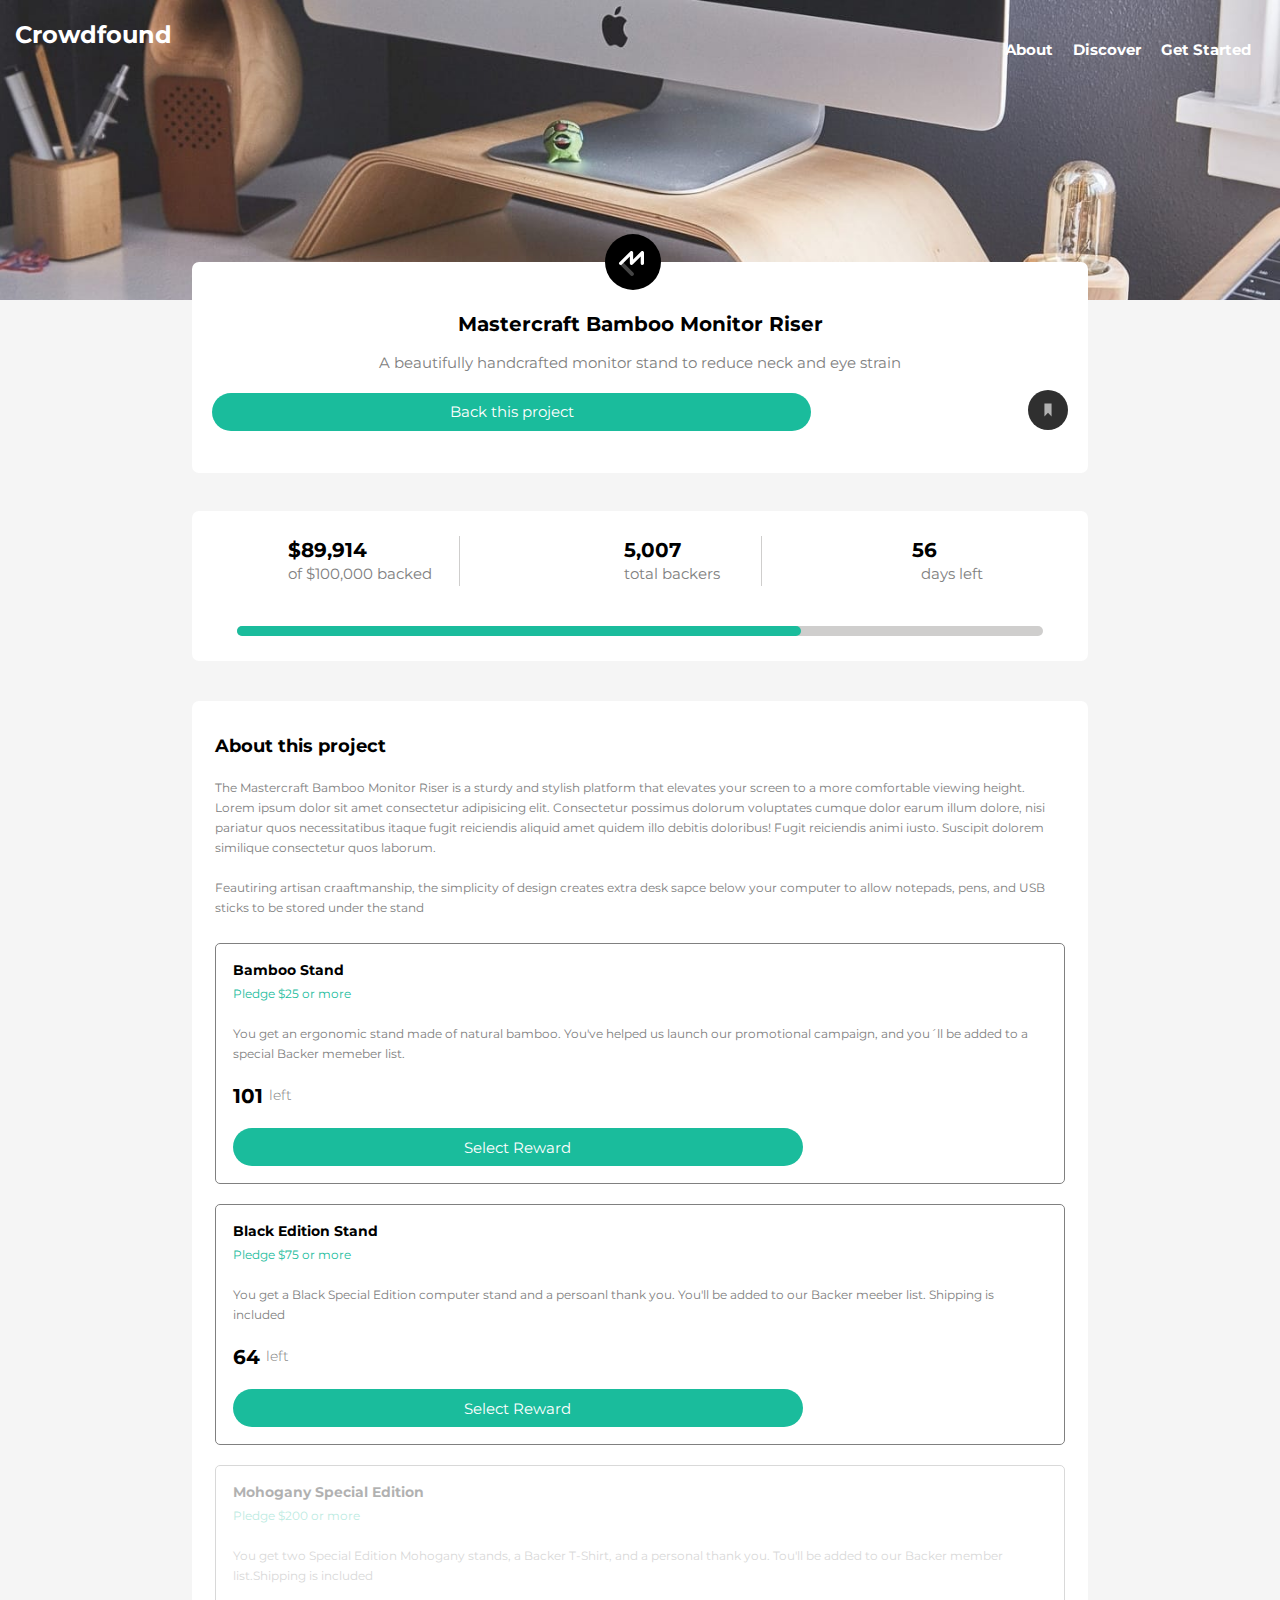
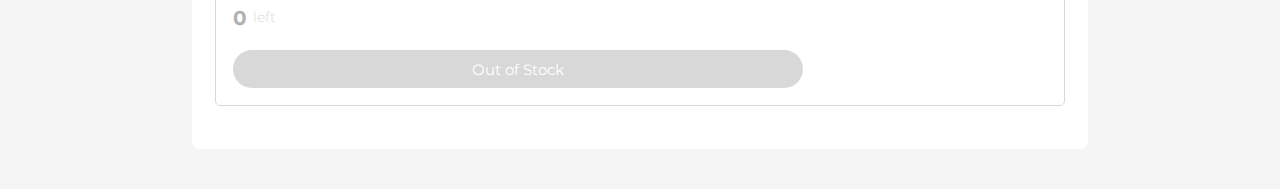
<file: index.html>
<!DOCTYPE html>
<html lang="en">

<head>
    <meta charset="UTF-8">
    <meta http-equiv="X-UA-Compatible" content="IE=edge">
    <meta name="viewport" content="width=device-width, initial-scale=1.0">
    <title>Crowdfund</title>
    <link rel="stylesheet" href="./assets/css/main.css">
    <link rel="stylesheet" href="./assets/css/options.css">
    <link rel="stylesheet" href="./assets/css/tablet-options.css" media="(min-width: 700px)">
    <link rel="stylesheet" href="./assets/css/desktop-options.css" media="(min-width: 900px)">
    <link rel="preconnect" href="https://fonts.gstatic.com">
    <link href="https://fonts.googleapis.com/css2?family=Montserrat:wght@300;400;500;700&display=swap" rel="stylesheet">
</head>

<body id="body">
    <header>
        <h1>Crowdfound</h1>
        <div class="header__menu">
            <div id="menu" class="header__menu--hamburger">
                <img src="./assets/images/icon-hamburger.svg" alt="Menu">
            </div>
            <ul class="header__menu--nav">
                <li class="header__menu--nav-item"><a href="#">About</a></li>
                <li class="header__menu--nav-item"><a href="#">Discover</a></li>
                <li class="header__menu--nav-item"><a href="#">Get Started</a></li>
            </ul>
        </div>
    </header>

    <section class="mastercraft">
        <img class="mastercraft--logo" src="./assets/images/logo-mastercraft.svg" alt="Mastercraft">
        <div class="mastercraft__text">
            <p class="mastercraft__text--title">Mastercraft Bamboo Monitor Riser</p>
            <p class="paragraph">A beautifully handcrafted monitor stand to reduce neck and eye strain</p>
            <div class="buttons__container">
                <button class="button--ca">Back this project</button>
                <button class="button--save"><img src="./assets/images/icon-bookmark.svg" alt=""></button>
            </div>
        </div>
    </section>

    <section class="back__container">
        <img class="back--img" src="./assets/images/icon-check.svg" alt="">
        <p class="result--title">Thansk for your support!</p>
        <p class="paragraph">Lorem ipsum dolor sit amet consectetur adipisicing elit. Fuga saepe eos optio nostrum dolores qui, itaque labore quaerat dolor officia voluptate maiores enim molestiae adipisci. Inventore rerum ex iure dolores.</p>
        <button class="button--ca">Got it!</button>
    </section>

    <section class="results">
        <div class="results__container">
            <div class="result--data">
                <div class="result--item">
                    <p class="result--title">$89,914</p>
                    <p class="paragraph">of $100,000 backed</p>
                </div>
                <div class="result--item">
                    <p class="result--title">5,007</p>
                    <p class="paragraph">total backers</p>
                </div>
                <div class="result--item">
                    <p class="result--title">56</p>
                    <p class="paragraph">days left</p>
                </div>
            </div>    
            <div class="result__container">
                <div class="result--level">

                </div>
            </div>
        </div>
    </section>

    <section class="about__container">
        <article class="about__introduction">
            <p class="about__introduction--title">About this project</p>
            <p class="about__introduction--paragraph">The Mastercraft Bamboo Monitor Riser is a sturdy and stylish
                platform that elevates your screen to a more comfortable viewing height. Lorem ipsum dolor sit amet
                consectetur adipisicing elit. Consectetur possimus dolorum voluptates cumque dolor earum illum dolore,
                nisi pariatur quos necessitatibus itaque fugit reiciendis aliquid amet quidem illo debitis doloribus!
                Fugit reiciendis animi iusto. Suscipit dolorem similique consectetur quos laborum.</p>
            <p class="about__introduction--paragraph">Feautiring artisan craaftmanship, the simplicity of design creates
                extra desk sapce below your computer to allow notepads, pens, and USB sticks to be stored under the
                stand</p>
        </article>
        <article class="options__container">
            <div class="option--item">
                <h3 class="option--item-title">Bamboo Stand</h3>
                <p class="option--item-subtitle">Pledge $25 or more</p>
                <p class="option--item-paragraph">You get an ergonomic stand made of natural bamboo. You've helped us
                    launch our promotional campaign, and you´ll be added to a special Backer memeber list.</p>
                <p class="number">101 <span>left</span></p>
                <button class="button--ca">Select Reward</button>
            </div>
            <div class="option--item">
                <h3 class="option--item-title">Black Edition Stand</h3>
                <p class="option--item-subtitle">Pledge $75 or more</p>
                <p class="option--item-paragraph">You get a Black Special Edition computer stand and a persoanl thank
                    you. You'll be added to our Backer meeber list. Shipping is included</p>
                <p class="number">64 <span>left</span></p>
                <button class="button--ca">Select Reward</button>
            </div>
            <div class="option--item item__opacity">
                <h3 class="option--item-title">Mohogany Special Edition</h3>
                <p class="option--item-subtitle">Pledge $200 or more</p>
                <p class="option--item-paragraph">You get two Special Edition Mohogany stands, a Backer T-Shirt, and a
                    personal thank you. Tou'll be added to our Backer member list.Shipping is included</p>
                <p class="number">0 <span>left</span></p>
                <button class="button--ca button__gray" disabled>Out of Stock</button>
            </div>

            <!--  Modal Selected -->
            <section class="about__container container--modal">
                <article class="about__introduction">
                    <div class="about--modal-close">
                        <p class="about__introduction--title">Back this project</p>
                        <img class="close" src="./assets/images/icon-close-modal.svg" alt="close">
                    </div>
                    <p class="about__introduction--paragraph">Want to support us in bringing Mastercraft Bamboo Monitor
                        Riser out in the world?</p>
                </article>
                <article class="options__container">
                    <div class="option--item">
                        <div class="option--item-choose">
                            <input type="radio" name="" id="">
                            <h3 class="option--item-title">Pledge whith no reward</h3>
                        </div>
                        <p class="option--item-paragraph">Choose to support us without a reward if you simply believe in
                            our project. As a backer, you will be signed up to receive product updates via email.</p>
                        <p class="number">101 <span>left</span></p>

                    </div>
                    <div class="option--item">
                        <div class="option--item-choose">
                            <input type="radio" name="" id="">
                            <h3 class="option--item-title">Bamboo Stand</h3>
                        </div>
                        <p class="option--item-subtitle">Pledge $25 or more</p>
                        <p class="option--item-paragraph">You get an ergonomic stand made of natural bamboo. You've
                            helped us launch our promotional campaign, and you´ll be added to a special Backer memeber
                            list.</p>
                        <p class="number">101 <span>left</span></p>

                    </div>
                    <div class="option--item">
                        <div class="option--item-choose">
                            <input type="radio" name="" id="">
                            <h3 class="option--item-title">Black Edition Stand</h3>
                        </div>
                        <p class="option--item-subtitle">Pledge $75 or more</p>
                        <p class="option--item-paragraph">You get a Black Special Edition computer stand and a persoanl
                            thank you. You'll be added to our Backer meeber list. Shipping is included</p>
                        <p class="number">64 <span>left</span></p>

                    </div>
                    <div class="option--item item__opacity">
                        <div class="option--item-choose">
                            <input type="radio" name="" id="">
                            <h3 class="option--item-title">Mohogany Special Edition</h3>
                        </div>
                        <p class="option--item-subtitle">Pledge $200 or more</p>
                        <p class="option--item-paragraph">You get two Special Edition Mohogany stands, a Backer T-Shirt,
                            and a personal thank you. Tou'll be added to our Backer member list.Shipping is included</p>
                        <p class="number">0 <span>left</span></p>

                    </div>
                </article>
            </section>
            <!-- End Modal selected -->
        </article>
    </section>



    <script src="./assets/script.js"></script>
</body>

</html>
</file>
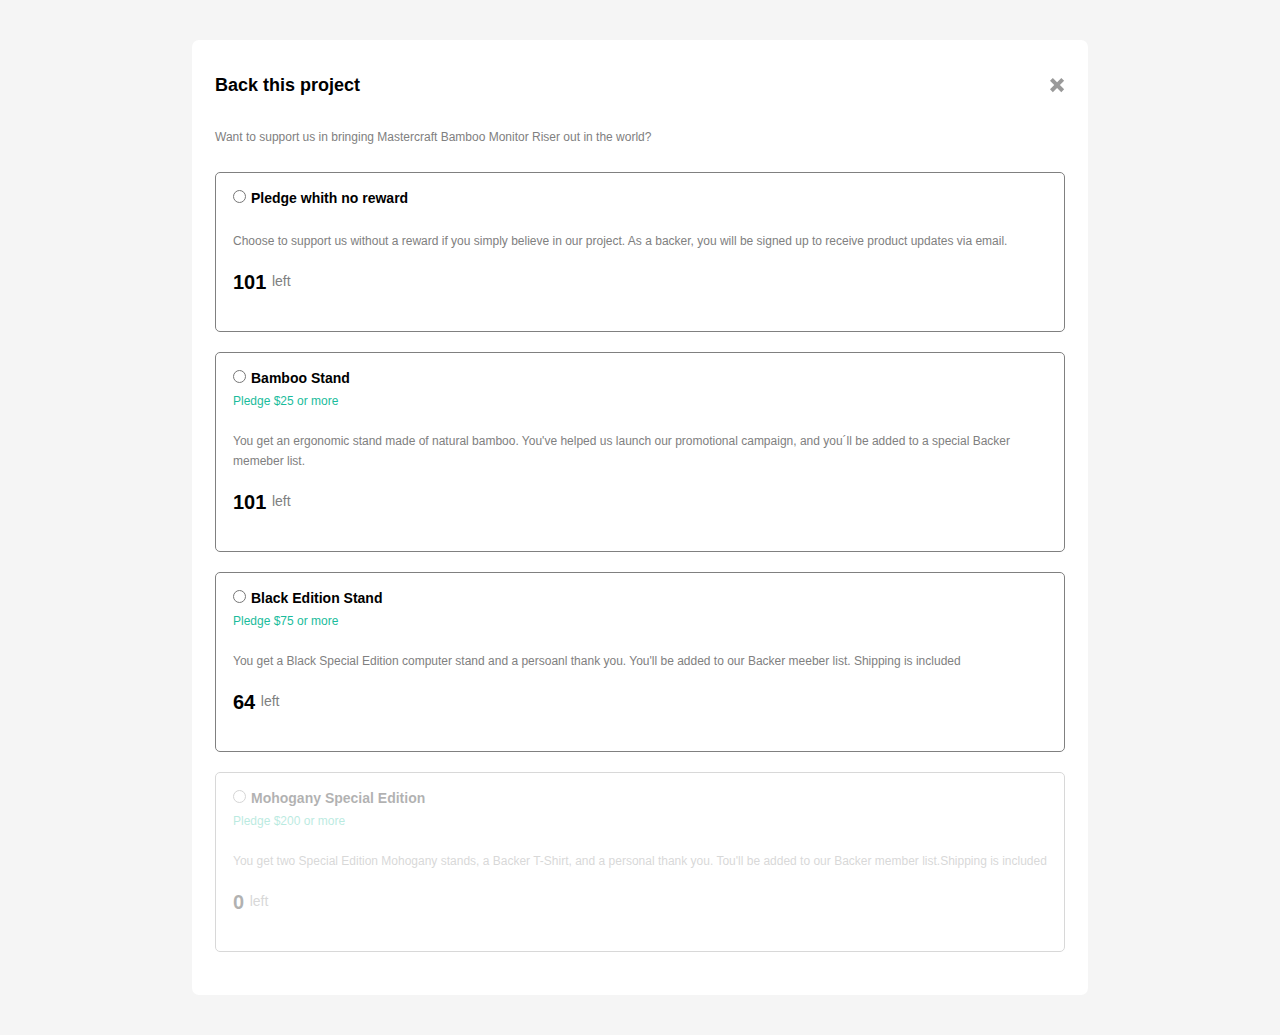
<file: assets/views/options.html>
<!DOCTYPE html>
<html lang="en">
<head>
    <meta charset="UTF-8">
    <meta http-equiv="X-UA-Compatible" content="IE=edge">
    <meta name="viewport" content="width=device-width, initial-scale=1.0">
    <title>Document</title>
    <link rel="stylesheet" href="../css/main.css">
    <link rel="stylesheet" href="../css/options.css">
</head>
<body>
    <!--  Modal Selected -->
    <section class="about__container">
        <article class="about__introduction">
            <div class="about--modal-close">
                <p class="about__introduction--title">Back this project</p>
                <img class="close" src="../images/icon-close-modal.svg" alt="close">
            </div>
            <p class="about__introduction--paragraph">Want to support us in bringing Mastercraft Bamboo Monitor Riser out in the world?</p>
        </article>
        <article class="options__container">
            <div class="option--item">
                <div class="option--item-choose">
                    <input type="radio" name="" id="">
                    <h3 class="option--item-title">Pledge whith no reward</h3>
                </div>
                <p class="option--item-paragraph">Choose to support us without a reward if you simply believe in our project. As a backer, you will be signed up to receive product updates via email.</p>
                <p class="number">101 <span>left</span></p>
                
            </div>
            <div class="option--item">
                <div class="option--item-choose">
                    <input type="radio" name="" id="">
                    <h3 class="option--item-title">Bamboo Stand</h3>
                </div>
                <p class="option--item-subtitle">Pledge $25 or more</p>
                <p class="option--item-paragraph">You get an ergonomic stand made of natural bamboo. You've helped us launch our promotional campaign, and you´ll be added to a special Backer memeber list.</p>
                <p class="number">101 <span>left</span></p>
                
            </div>
            <div class="option--item">
                <div class="option--item-choose">
                    <input type="radio" name="" id="">
                    <h3 class="option--item-title">Black Edition Stand</h3>
                </div>
                <p class="option--item-subtitle">Pledge $75 or more</p>
                <p class="option--item-paragraph">You get a Black Special Edition computer stand and a persoanl thank you. You'll be added to our Backer meeber list. Shipping is included</p>
                <p class="number">64 <span>left</span></p>
                
            </div>
            <div class="option--item item__opacity">
                <div class="option--item-choose">
                    <input type="radio" name="" id="">
                    <h3 class="option--item-title">Mohogany Special Edition</h3>
                </div>
                <p class="option--item-subtitle">Pledge $200 or more</p>
                <p class="option--item-paragraph">You get two Special Edition Mohogany stands, a Backer T-Shirt, and a personal thank you. Tou'll be added to our Backer member list.Shipping is included</p>
                <p class="number">0 <span>left</span></p>
                
            </div>
        </article>
    </section>
    <!-- End Modal selected -->
</body>
</html>
</file>
<file: assets/css/main.css>
* {
    box-sizing: border-box;
    margin: 0;
    padding: 0;
}

html {
    font-size: 62.5%;
}

body {
    font-family: 'Montserrat', sans-serif;
    background-color: whitesmoke;
}

header {
    position: relative;
    display: flex;
    justify-content: space-between;
    min-width: 320px;
    width: 100%;
    height: 300px;
    padding: 20px 15px 0px 15px;
    background-image: url("../images/image-hero-mobile.jpg");
    background-size: cover;
    background-repeat: no-repeat;
    color: white;
}

h1 {
    font-size: 2.4rem;
    font-weight: 700;
}

.header__menu--hamburger img {
    width: 20px;
    cursor: pointer;
}
.header__menu--nav {
    position: absolute;
    display: none;
    width: 280px;
    height: 155px;
    background-color: white;
    border-radius: 10px;
    list-style: none;
    top: 60px;
    left: calc(50% - 138px);
}

.header__menu--nav li:last-child {
    border-bottom: none;
}

.header__menu--nav-item {
    padding-bottom: 10px;
    margin-top: 20px;
    border-bottom: 1px solid #CFCECD;
}

.header__menu--nav-item a{
    font-size: 1.5rem;
    padding-left: 20px;
    font-weight: bold;
    text-decoration: none;
    color: black;
}

/* .header__menu:hover .header__menu--nav {
    display: block;
} */

.back__container {
    display: none;
    flex-direction: column;
    align-items: center;
    justify-content: space-evenly;
    width: 320px;
    height: 300px;
    margin: 0 auto;
    padding: 10px;
    border-radius: 7px;
    background-color: white;
    position: absolute;
    left: 30px;
    bottom: 61px;
}

.back--img {
    width: 50px;
    height: 50px;
}

.mastercraft {
    position: relative;
    top: -38px;
    margin: 0 auto;
    min-width: 300px;
    width: 70%;
    height: auto;
    padding: 20px;
    background-color: white;
    border-radius: 7px;
}

.mastercraft--logo {
    position: absolute;
    top: -28px;
    left: calc(50% - 35px);
}

.mastercraft__text--title {
    margin-top: 30px;
    margin-bottom: 15px;
    font-size: 2.0rem;
    font-weight: bold;
    text-align: center;
    color: black;
}

.paragraph {
    font-size: 1.5rem;
    font-weight: 400;
    line-height: 2.4rem;
    color: gray;
    text-align: center;
}

.buttons__container {
    display: flex;
    justify-content: space-between;
    align-items: center;
    margin-top: 15px;
    margin-bottom: 20px;
}

.button--ca {
    width: 70%;
    height: 38px;
    padding: 5px;
    font-family: 'Montserrat', sans-serif;
    font-size: 1.5rem;
    font-weight: 400;
    color: white;
    background-color: #1ABC9C;
    border: none;
    border-radius: 25px;
}

.button--save {
    background: none;
    border: none;
}

.button--save img {
    width: 40px;
}

.results {
    width: 70%;
    min-width: 300px;
    height: 343px;
    margin: 0 auto;
    background-color: white;
    border-radius: 7px;
}

.result--item {
    text-align: center;
    padding: 10px 0px;
}

.results__container .result--item::after {
    display: block;
    width: 80px;
    height: 10px;
    position: relative;
    left: calc(50% -  40px);
    content: close-quote;
    border-bottom: 1px solid #CFCECD;
}

.result--title {
    font-size: 2.0rem;
    font-weight: bold;
    margin-top: 17px;
}

.result__container {
    width: 90%;
    margin: 15px auto;
    height: 10px;
    border: none;
    border-radius: 7px;
    background-color: #CFCECD;
}

.result__container .result--level {
    width: 70%;
    height: 10px;
    border: none;
    border-radius: 7px;
    background-color: #1ABC9C;;
}

.about__container {
    width: 70%;
    min-width: 300px;
    height: auto;
    margin: 40px auto;
    padding: 23px;
    background-color: white;
    border-radius: 7px;
}

.about__introduction {
    text-align: left;
}

.about__introduction .about__introduction--title {
    font-size: 1.8rem;
    font-weight: 700;
    line-height: 2.4rem;
    margin: 10px 0px;
}

.about__introduction .about__introduction--paragraph {
    margin-top: 20px;
    font-size: 1.2rem;
    font-weight: 400;
    line-height: 2.0rem;
    color: grey;
}

.options__container {
    margin-top:25px;
    position: relative;
}

.option--item {
    padding: 17px;
    border: 1px solid grey;
    border-radius: 5px;
    margin-bottom: 20px;
}

.option--item .option--item-title {
    font-size: 1.4rem;
    font-weight: bold;
    margin-bottom: 5px;
}

.option--item .option--item-subtitle {
    font-size: 1.2rem;
    line-height: 2.0rem;
    color: #1ABC9C;;
}

.option--item .option--item-paragraph {
    margin: 20px 0px;
    font-size: 1.2rem;
    font-weight: 400;
    line-height: 2.0rem;
    color: grey;
}

.option--item .number {
    font-size: 2.0rem;
    font-weight: bold;
    margin-bottom: 20px;
}

span {
    font-size: 1.4rem;
    font-weight: 300;
    color: grey;
    vertical-align: 3px;
}

.item__opacity {
    opacity: 0.3;
}

.button__gray {
    background-color: grey;
}
</file>
<file: assets/css/options.css>
.container--modal {
    min-width: 300px;
    max-width: 400px;
    display: none;
    position: absolute;
    top: -50px;
    left: calc(50% - 150px);
    width: 85%;
}
.option--item .option--item-choose {
    display: flex;
    align-items: baseline;
}

.option--item-choose .option--item-title {
    margin-left: 5px;
    cursor: pointer;
}

.about--modal-close {
    display: flex;
    justify-content: space-between;
    align-items: center;
}

.about--modal-close .close {
    width: 15px;
    height: 15px;
}

.modal--background {
    background-color: red;
}
</file>
<file: assets/css/tablet-options.css>
/* Solo afecta al modal */
.container--modal {
    left: calc(50% - 191px);
}

/* Fin */

.results {
    height: 150px;
}

.result--data {
    display: flex;
    justify-content: space-around;
    height: 100px;
}

.result--item {
    text-align: start;
}

.results__container .result--item::after {
    display: block;
    width: 80px;
    height: 50px;
    position: relative;
    left: calc(70% -  10px);
    top: -50px;
    content: close-quote;
    border-bottom: none;
    border-right: 1px solid #CFCECD;
}

.results__container .result--item:last-child::after {
    border-right: none;
}

.result__container {
    margin-bottom: 30px;
}
</file>
<file: assets/css/desktop-options.css>
.container--modal {
    left: calc(50% - 405px);
    min-width: 800px;
    top: -100px
}

header {
    background-image: url('../images/image-hero-desktop.jpg');
}

.header__menu--hamburger img {
    display: none;
}
.header__menu--nav {
    display: flex;
    position: static;
    width: 280px;
    height: auto;
    background-color: inherit;
    border-radius: inherit;
    list-style: none;
}

.header__menu--nav-item {
    padding-bottom: none;
    margin-top: none;
    border-bottom: inherit;
}

.header__menu--nav-item a{
    color: white;
}

.header__menu--nav-item a:hover {
    cursor: pointer;
    text-decoration: underline;
}

.back__container {
    width: 500px;
    left: 29vw;
    bottom: 16px;
}
</file>
